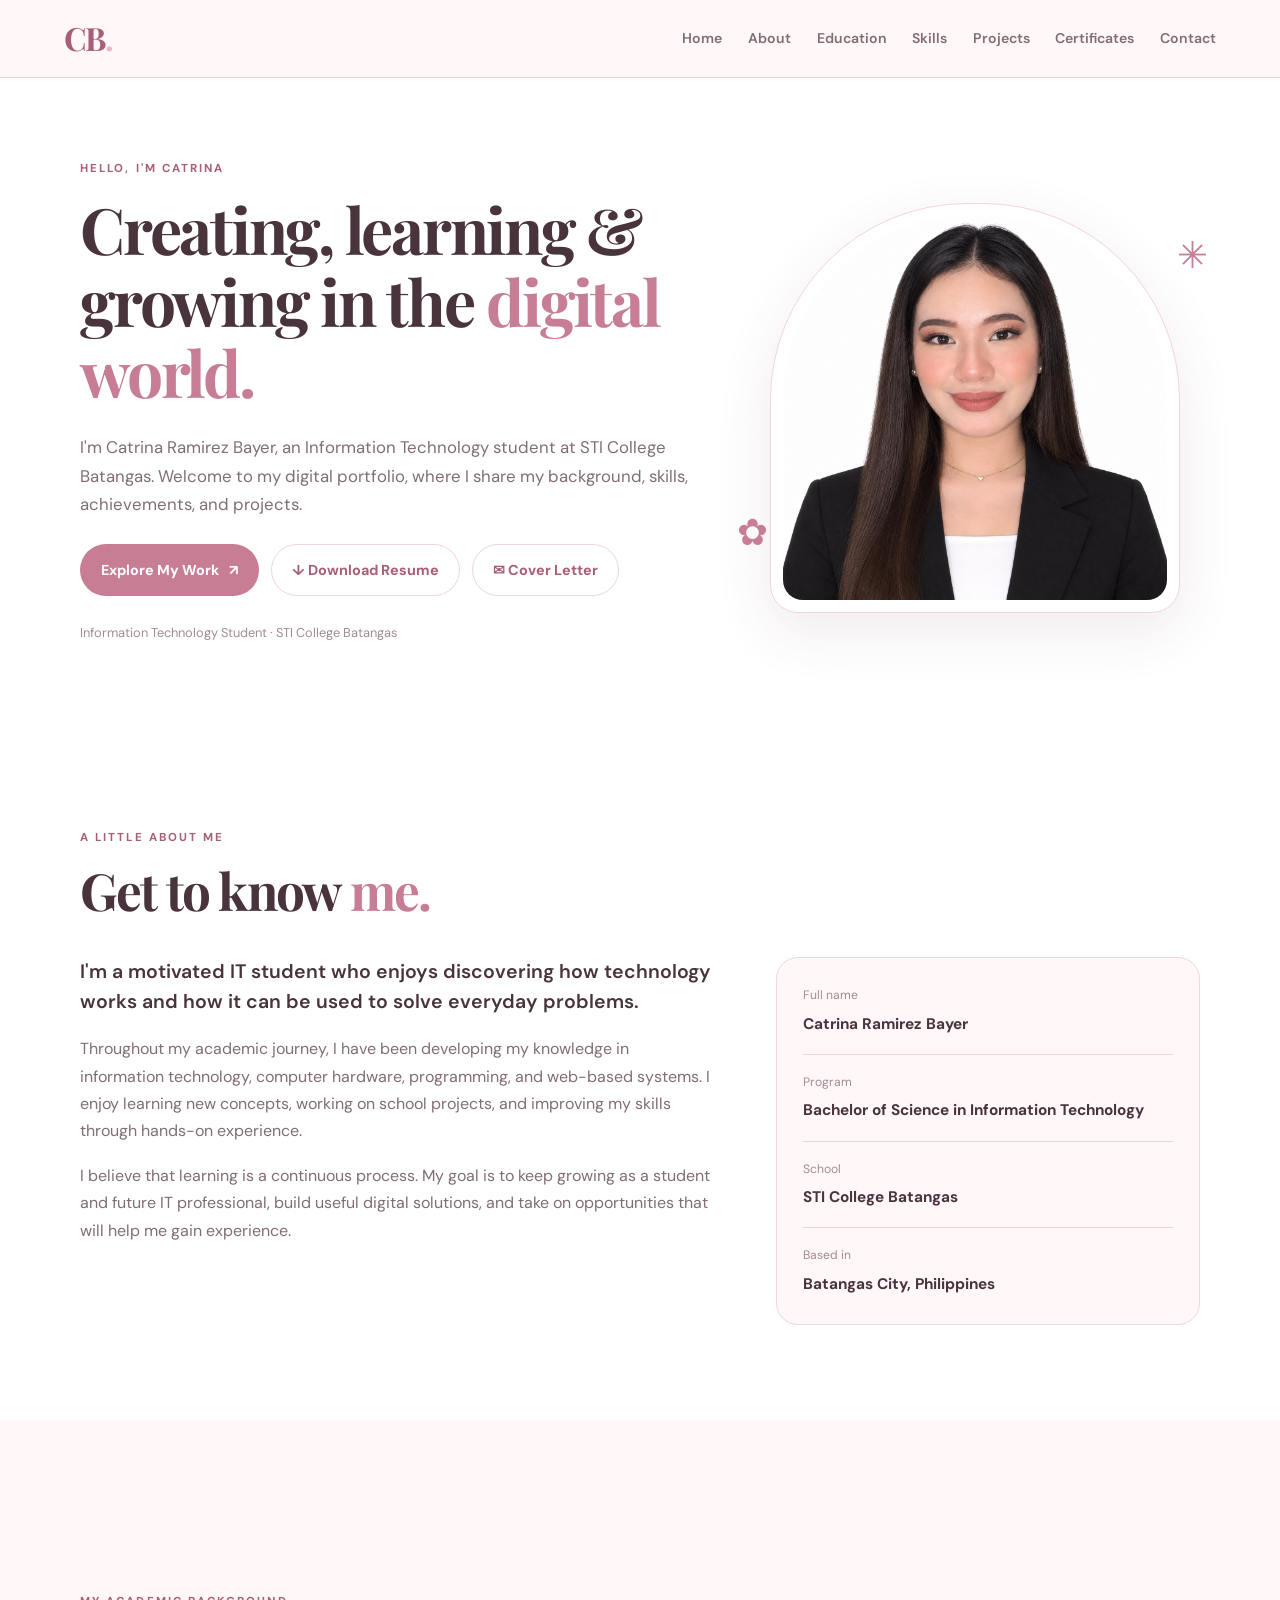
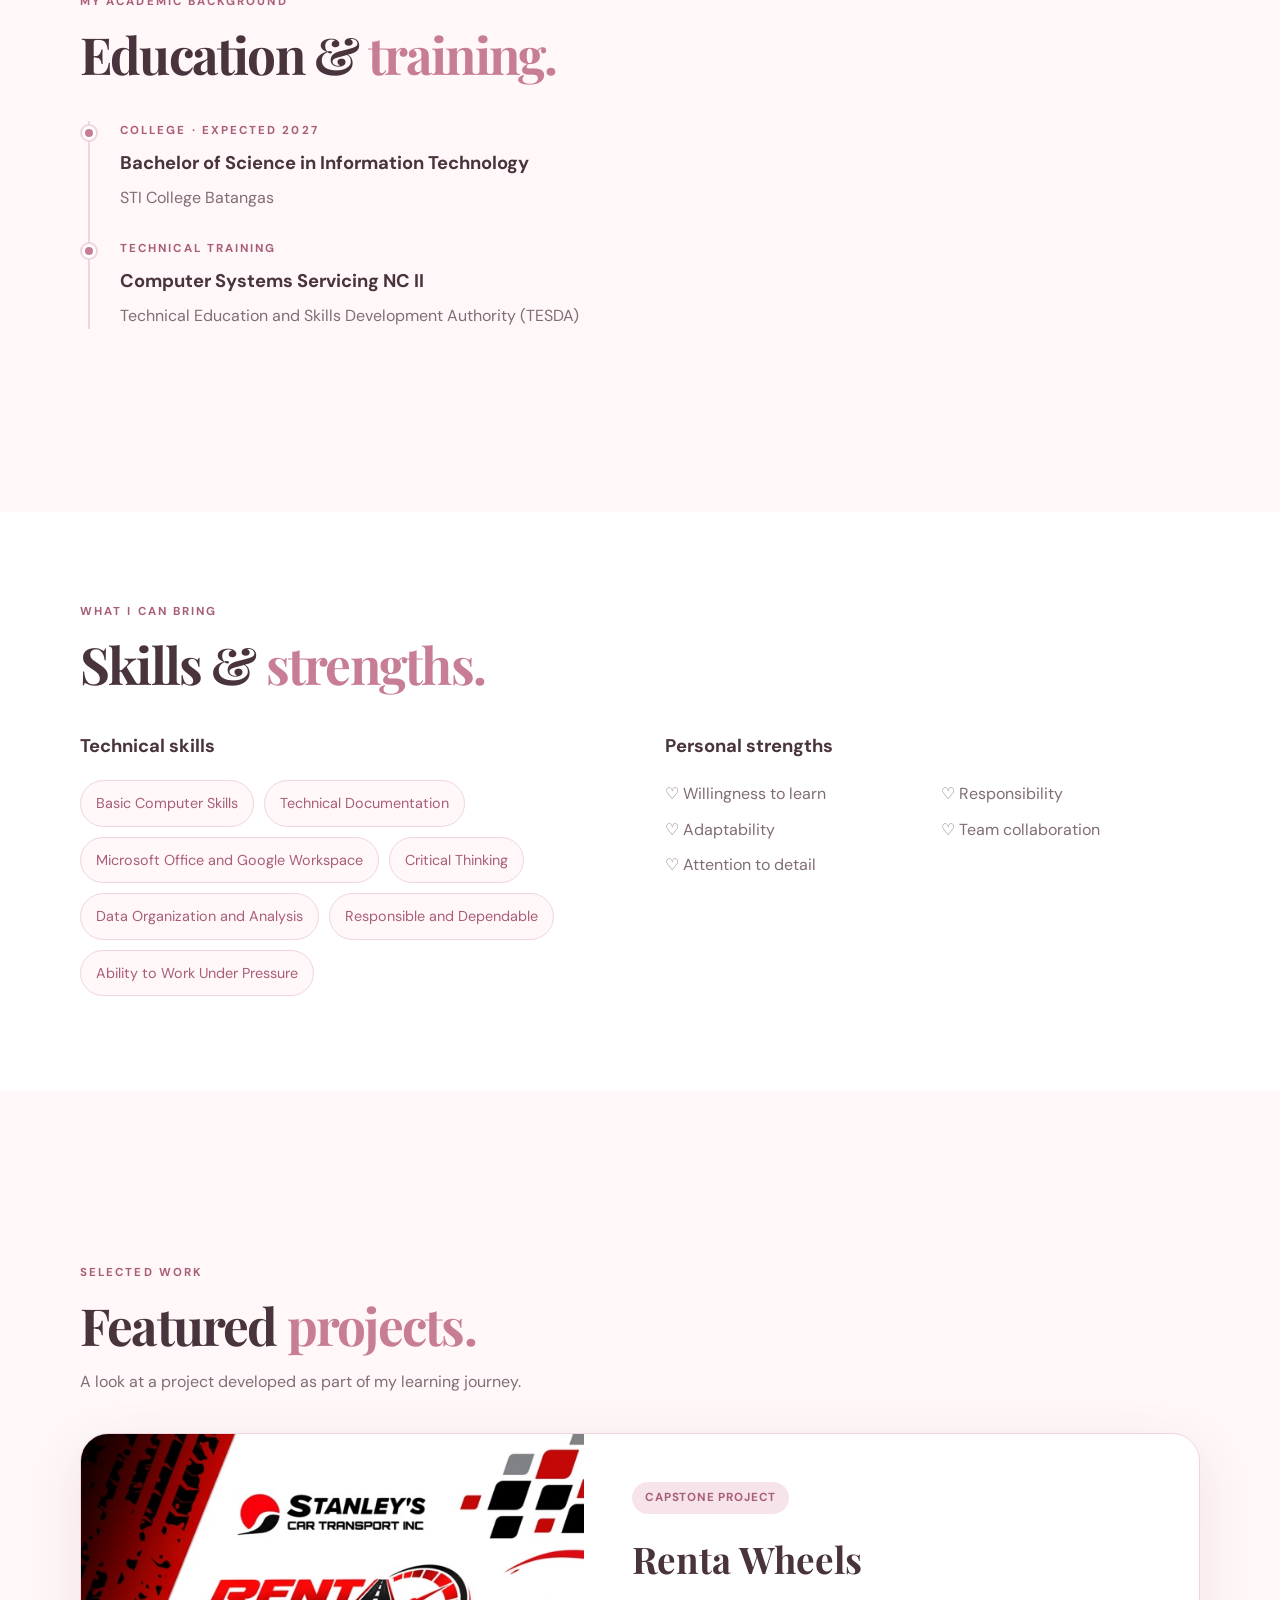
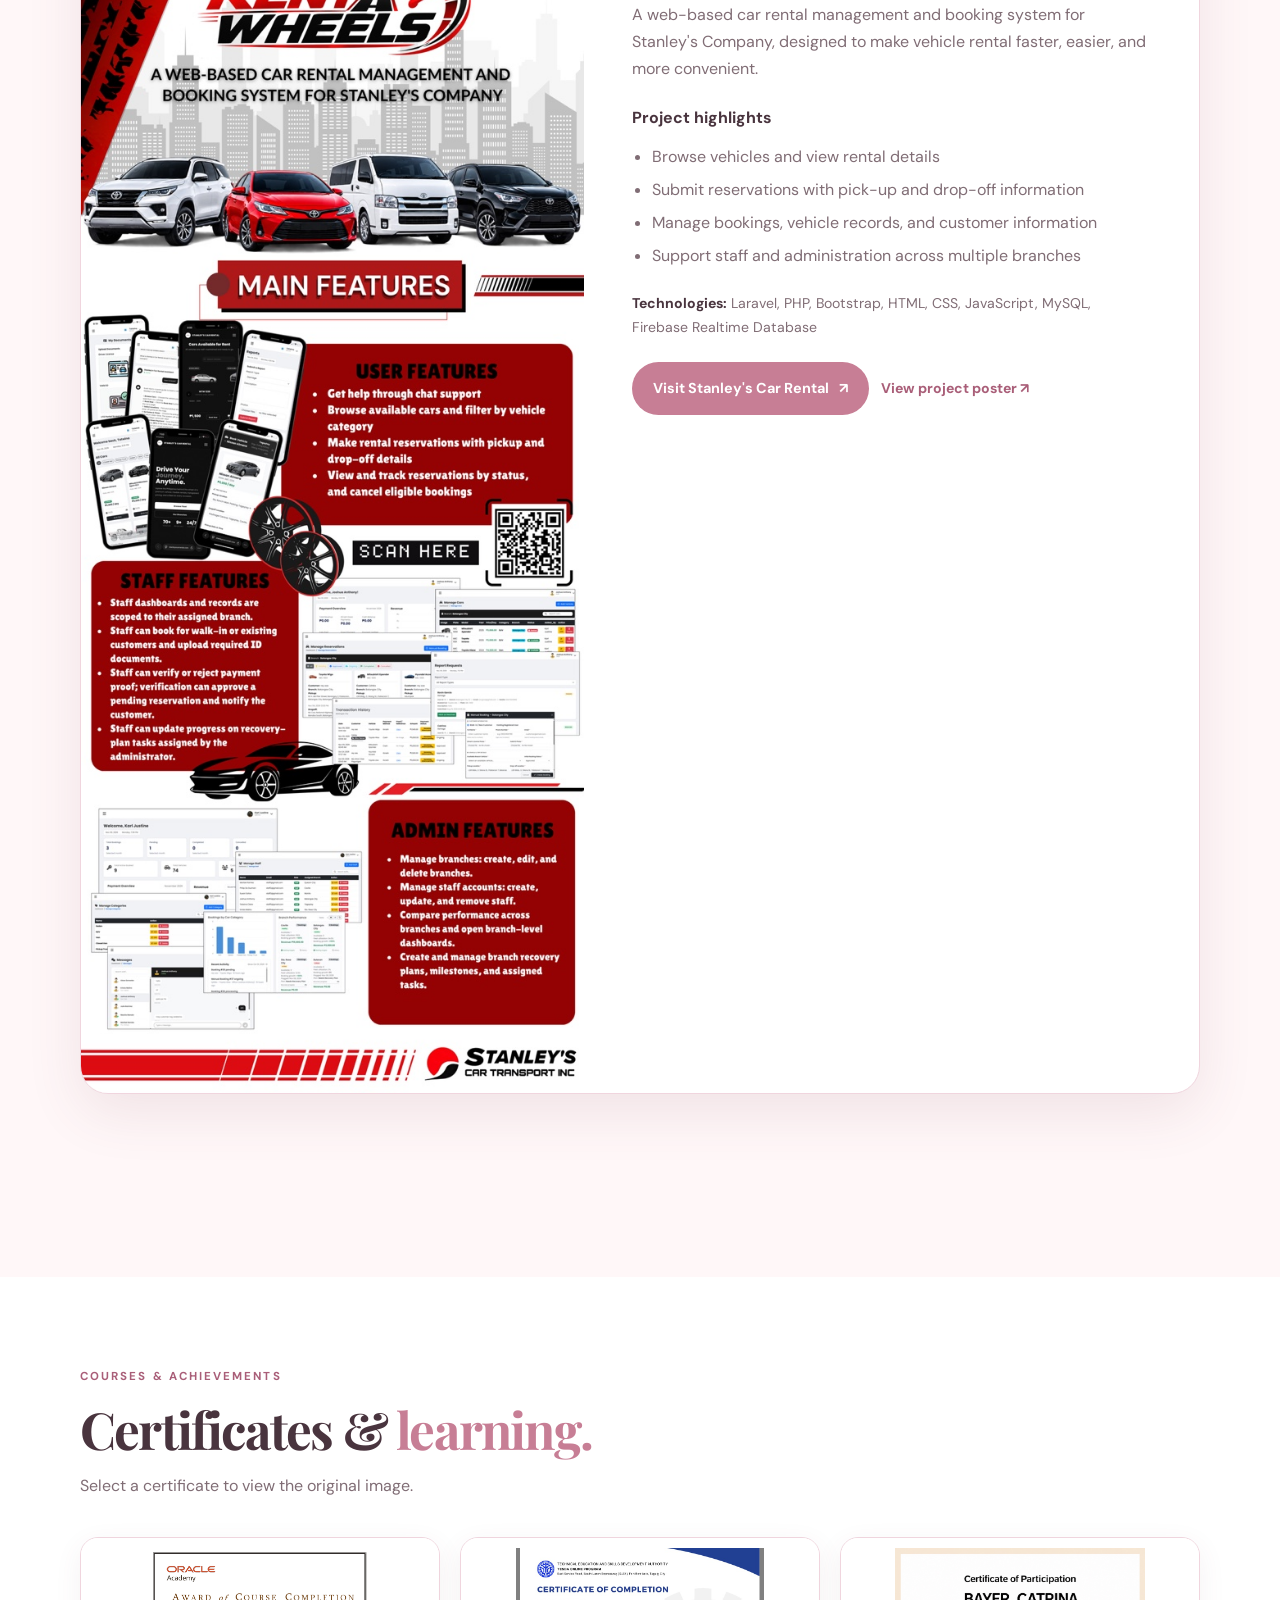
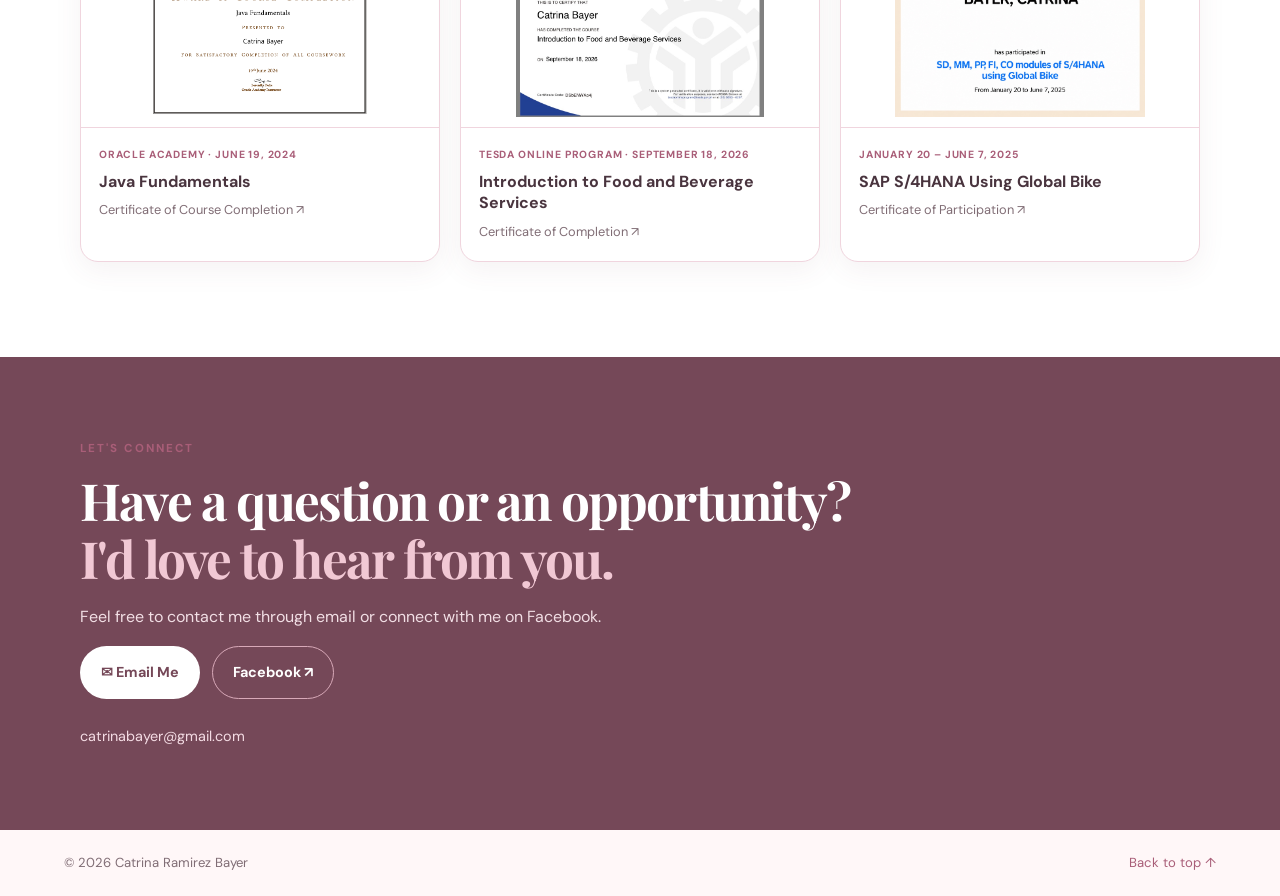
<file: index.html>
<!doctype html>
<html lang="en">
<head>
  <meta charset="utf-8">
  <meta name="viewport" content="width=device-width, initial-scale=1">
  <meta name="description" content="The digital portfolio of Catrina Ramirez Bayer, an Information Technology student at STI College Batangas.">
  <meta name="theme-color" content="#fff7f8">
  <title>Catrina Ramirez Bayer | Digital Portfolio</title>
  <link rel="preconnect" href="https://fonts.googleapis.com">
  <link rel="preconnect" href="https://fonts.gstatic.com" crossorigin>
  <link href="https://fonts.googleapis.com/css2?family=DM+Sans:wght@400;500;600;700&family=Playfair+Display:wght@600;700&display=swap" rel="stylesheet">
  <link rel="stylesheet" href="style.css">
</head>
<body>
  <header class="header">
    <a class="brand" href="#home" aria-label="Catrina Bayer home">CB<span>.</span></a>
    <button class="menu-toggle" type="button" aria-label="Open navigation" aria-expanded="false" aria-controls="nav">☰</button>
    <nav class="nav" id="nav" aria-label="Main navigation">
      <a href="#home">Home</a><a href="#about">About</a><a href="#education">Education</a><a href="#skills">Skills</a><a href="#projects">Projects</a><a href="#certificates">Certificates</a><a href="#contact">Contact</a>
    </nav>
  </header>

  <main>
    <section class="hero section-wrap" id="home">
      <div class="hero-copy">
        <p class="eyebrow">HELLO, I'M CATRINA</p>
        <h1>Creating, learning & growing in the <em>digital world.</em></h1>
        <p class="hero-intro">I'm Catrina Ramirez Bayer, an Information Technology student at STI College Batangas. Welcome to my digital portfolio, where I share my background, skills, achievements, and projects.</p>
        <div class="button-row">
  <a class="button button-primary" href="#projects">Explore My Work <span aria-hidden="true">↗</span></a>
  <a class="button button-outline" href="assets/catrina-resume.pdf" download="Catrina-Ramirez-Bayer-Resume.pdf">↓ Download Resume</a>
  <a class="button button-outline" href="assets/c53e0579-1ee5-4605-8f67-8a4dcab58a28.jpg" target="_blank">✉ Cover Letter</a>
</div>
<p class="hero-note">Information Technology Student · STI College Batangas</p>
      </div>
      <div class="hero-photo-wrap"><div class="photo-frame"><img src="assets/profile.jpg" alt="Professional portrait of Catrina Ramirez Bayer"></div><span class="photo-sparkle sparkle-one">✳</span><span class="photo-sparkle sparkle-two">✿</span></div>
    </section>

    <section class="section-wrap section" id="about">
      <div class="section-heading"><p class="eyebrow">A LITTLE ABOUT ME</p><h2>Get to know <em>me.</em></h2></div>
      <div class="about-layout">
        <div class="about-copy"><p class="lead">I'm a motivated IT student who enjoys discovering how technology works and how it can be used to solve everyday problems.</p><p>Throughout my academic journey, I have been developing my knowledge in information technology, computer hardware, programming, and web-based systems. I enjoy learning new concepts, working on school projects, and improving my skills through hands-on experience.</p><p>I believe that learning is a continuous process. My goal is to keep growing as a student and future IT professional, build useful digital solutions, and take on opportunities that will help me gain experience.</p></div>
        <aside class="about-facts"><div><span>Full name</span><strong>Catrina Ramirez Bayer</strong></div><div><span>Program</span><strong>Bachelor of Science in Information Technology</strong></div><div><span>School</span><strong>STI College Batangas</strong></div><div><span>Based in</span><strong>Batangas City, Philippines</strong></div></aside>
      </div>
    </section>

    <section class="section section-tint" id="education"><div class="section-wrap">
      <div class="section-heading"><p class="eyebrow">MY ACADEMIC BACKGROUND</p><h2>Education & <em>training.</em></h2></div>
      <div class="timeline"><article class="timeline-item"><span class="timeline-dot"></span><p class="meta">COLLEGE · EXPECTED 2027</p><h3>Bachelor of Science in Information Technology</h3><p>STI College Batangas</p></article><article class="timeline-item"><span class="timeline-dot"></span><p class="meta">TECHNICAL TRAINING</p><h3>Computer Systems Servicing NC II</h3><p>Technical Education and Skills Development Authority (TESDA)</p></article></div>
    </div></section>

    <section class="section-wrap section" id="skills">
      <div class="section-heading"><p class="eyebrow">WHAT I CAN BRING</p><h2>Skills & <em>strengths.</em></h2></div>
      <div class="skills-layout"><div><h3>Technical skills</h3><div class="skill-pills"><span>Basic Computer Skills</span><span>Technical Documentation</span><span>Microsoft Office and Google Workspace</span><span>Critical Thinking</span><span>Data Organization and Analysis</span><span>Responsible and Dependable</span><span>Ability to Work Under Pressure</span></div></div><div><h3>Personal strengths</h3><div class="strength-list"><p>♡ Willingness to learn</p><p>♡ Responsibility</p><p>♡ Adaptability</p><p>♡ Team collaboration</p><p>♡ Attention to detail</p></div></div></div>
    </section>

    <section class="section section-tint" id="projects"><div class="section-wrap">
      <div class="section-heading"><p class="eyebrow">SELECTED WORK</p><h2>Featured <em>projects.</em></h2><p class="section-subtitle">A look at a project developed as part of my learning journey.</p></div>
      <article class="project-feature">
        <a class="project-image" href="assets/renta-wheels-poster.jpg" target="_blank" rel="noopener" aria-label="Open the Renta Wheels project poster in a new tab"><img src="assets/renta-wheels-poster.jpg" alt="Renta Wheels capstone project poster showing the car rental platform and its customer, staff, and administrator features"></a>
        <div class="project-content"><span class="project-label">CAPSTONE PROJECT</span><h3>Renta Wheels</h3><p class="project-summary">A web-based car rental management and booking system for Stanley's Company, designed to make vehicle rental faster, easier, and more convenient.</p>
          <h4>Project highlights</h4><ul><li>Browse vehicles and view rental details</li><li>Submit reservations with pick-up and drop-off information</li><li>Manage bookings, vehicle records, and customer information</li><li>Support staff and administration across multiple branches</li></ul>
          <p class="project-tech"><strong>Technologies:</strong> Laravel, PHP, Bootstrap, HTML, CSS, JavaScript, MySQL, Firebase Realtime Database</p>
          <div class="button-row project-actions"><a class="button button-primary" href="https://stanleyscarrental.com" target="_blank" rel="noopener">Visit Stanley's Car Rental <span aria-hidden="true">↗</span></a><a class="text-link" href="assets/renta-wheels-poster.jpg" target="_blank" rel="noopener">View project poster ↗</a></div>
        </div>
      </article>
    </div></section>

    <section class="section-wrap section" id="certificates">
      <div class="section-heading"><p class="eyebrow">COURSES & ACHIEVEMENTS</p><h2>Certificates & <em>learning.</em></h2><p class="section-subtitle">Select a certificate to view the original image.</p></div>
      <div class="certificate-grid">
        <a class="certificate" href="assets/certificate-java.png" target="_blank" rel="noopener"><img src="assets/certificate-java.png" alt="Oracle Academy Java Fundamentals Award of Course Completion"><span class="certificate-info"><small>ORACLE ACADEMY · JUNE 19, 2024</small><strong>Java Fundamentals</strong><span>Certificate of Course Completion ↗</span></span></a>
        <a class="certificate" href="assets/certificate-tesda.png" target="_blank" rel="noopener"><img src="assets/certificate-tesda.png" alt="TESDA certificate for Introduction to Food and Beverage Services"><span class="certificate-info"><small>TESDA ONLINE PROGRAM · SEPTEMBER 18, 2026</small><strong>Introduction to Food and Beverage Services</strong><span>Certificate of Completion ↗</span></span></a>
        <a class="certificate" href="assets/certificate-sap.png" target="_blank" rel="noopener"><img src="assets/certificate-sap.png" alt="Certificate of Participation in SD, MM, PP, FI, CO modules of SAP S/4HANA using Global Bike"><span class="certificate-info"><small>JANUARY 20 – JUNE 7, 2025</small><strong>SAP S/4HANA Using Global Bike</strong><span>Certificate of Participation ↗</span></span></a>
      </div>
    </section>

    <section class="contact-section" id="contact"><div class="section-wrap contact-inner"><p class="eyebrow">LET'S CONNECT</p><h2>Have a question or an opportunity?<br><em>I'd love to hear from you.</em></h2><p>Feel free to contact me through email or connect with me on Facebook.</p><div class="button-row"><a class="button button-light" href="mailto:catrinabayer@gmail.com">✉ Email Me</a><a class="button button-ghost" href="https://www.facebook.com/share/19nnU9nHR6/?mibextid=wwXIfr" target="_blank" rel="noopener">Facebook ↗</a></div><div class="contact-email">catrinabayer@gmail.com</div></div></section>
  </main>
  <footer class="footer"><span>© <span id="year"></span> Catrina Ramirez Bayer</span><a href="#home">Back to top ↑</a></footer>
  <script src="script.js"></script>
</body></html>
</file>
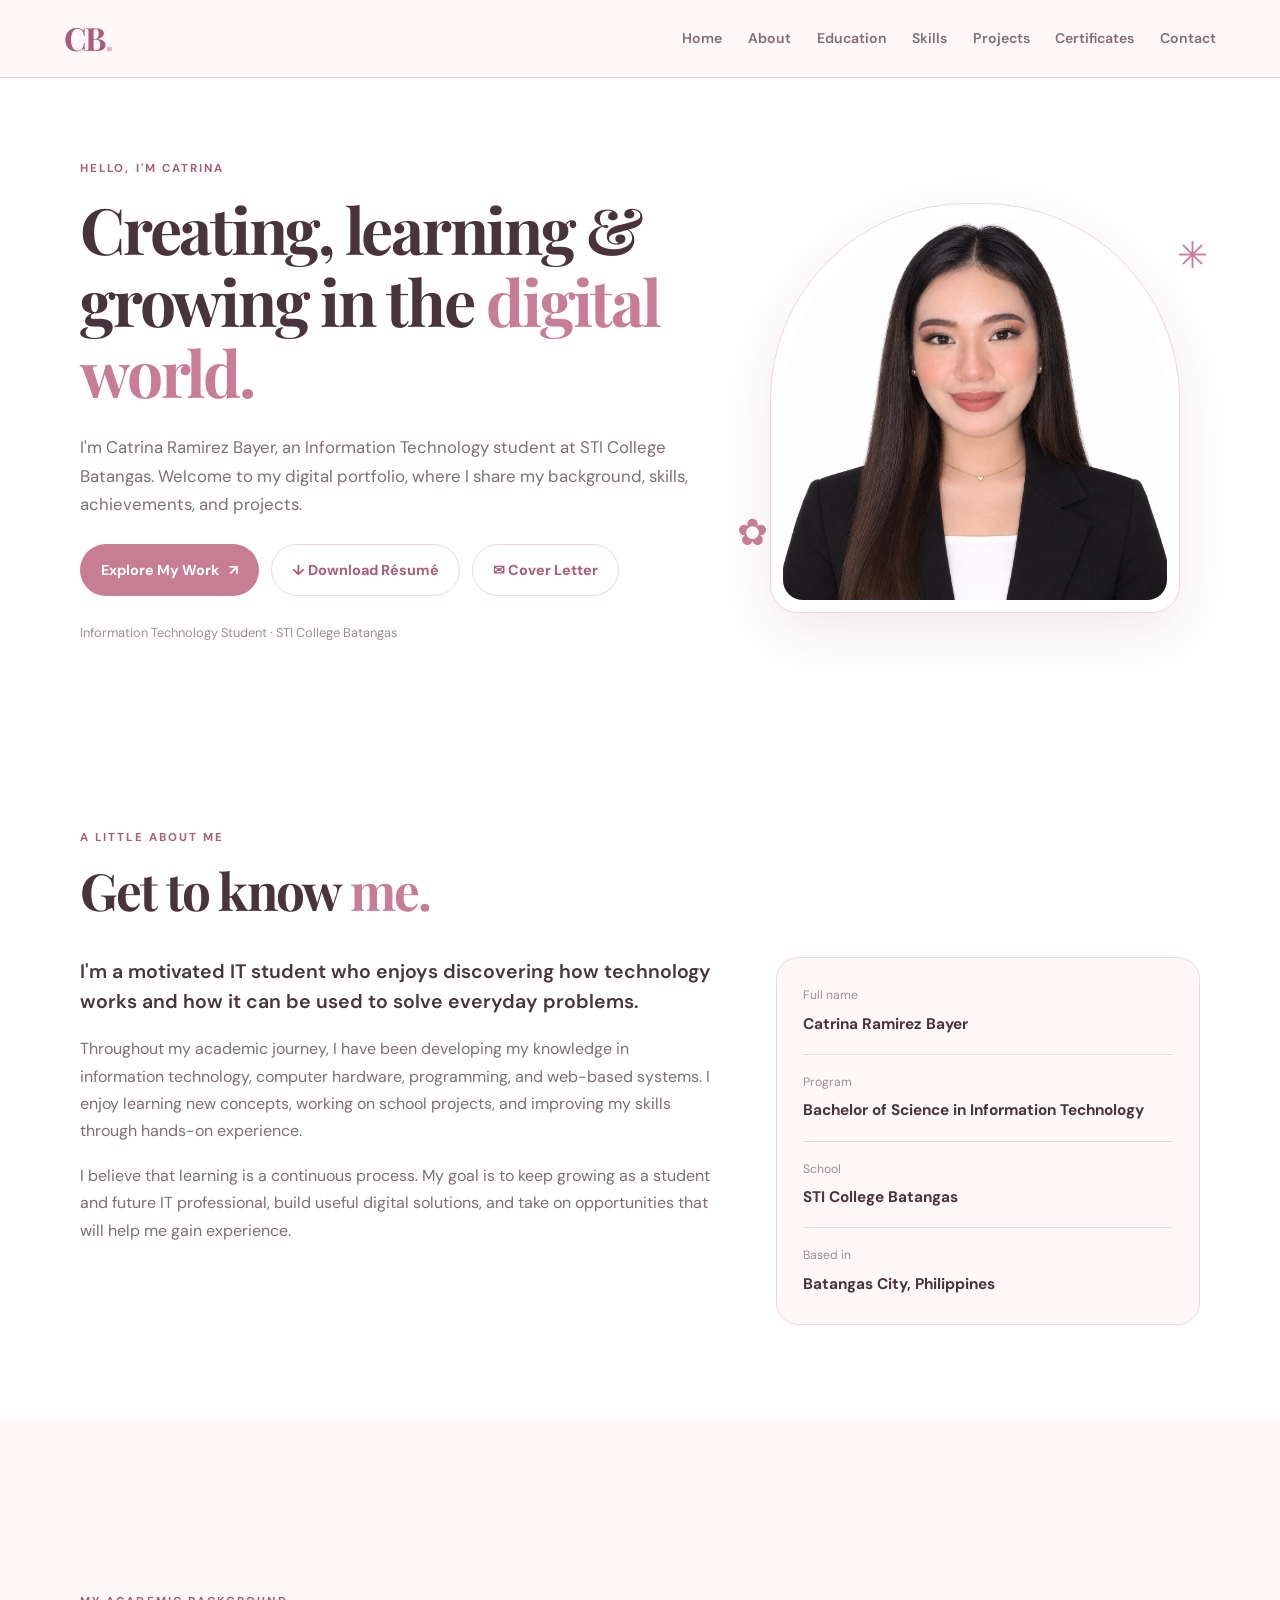
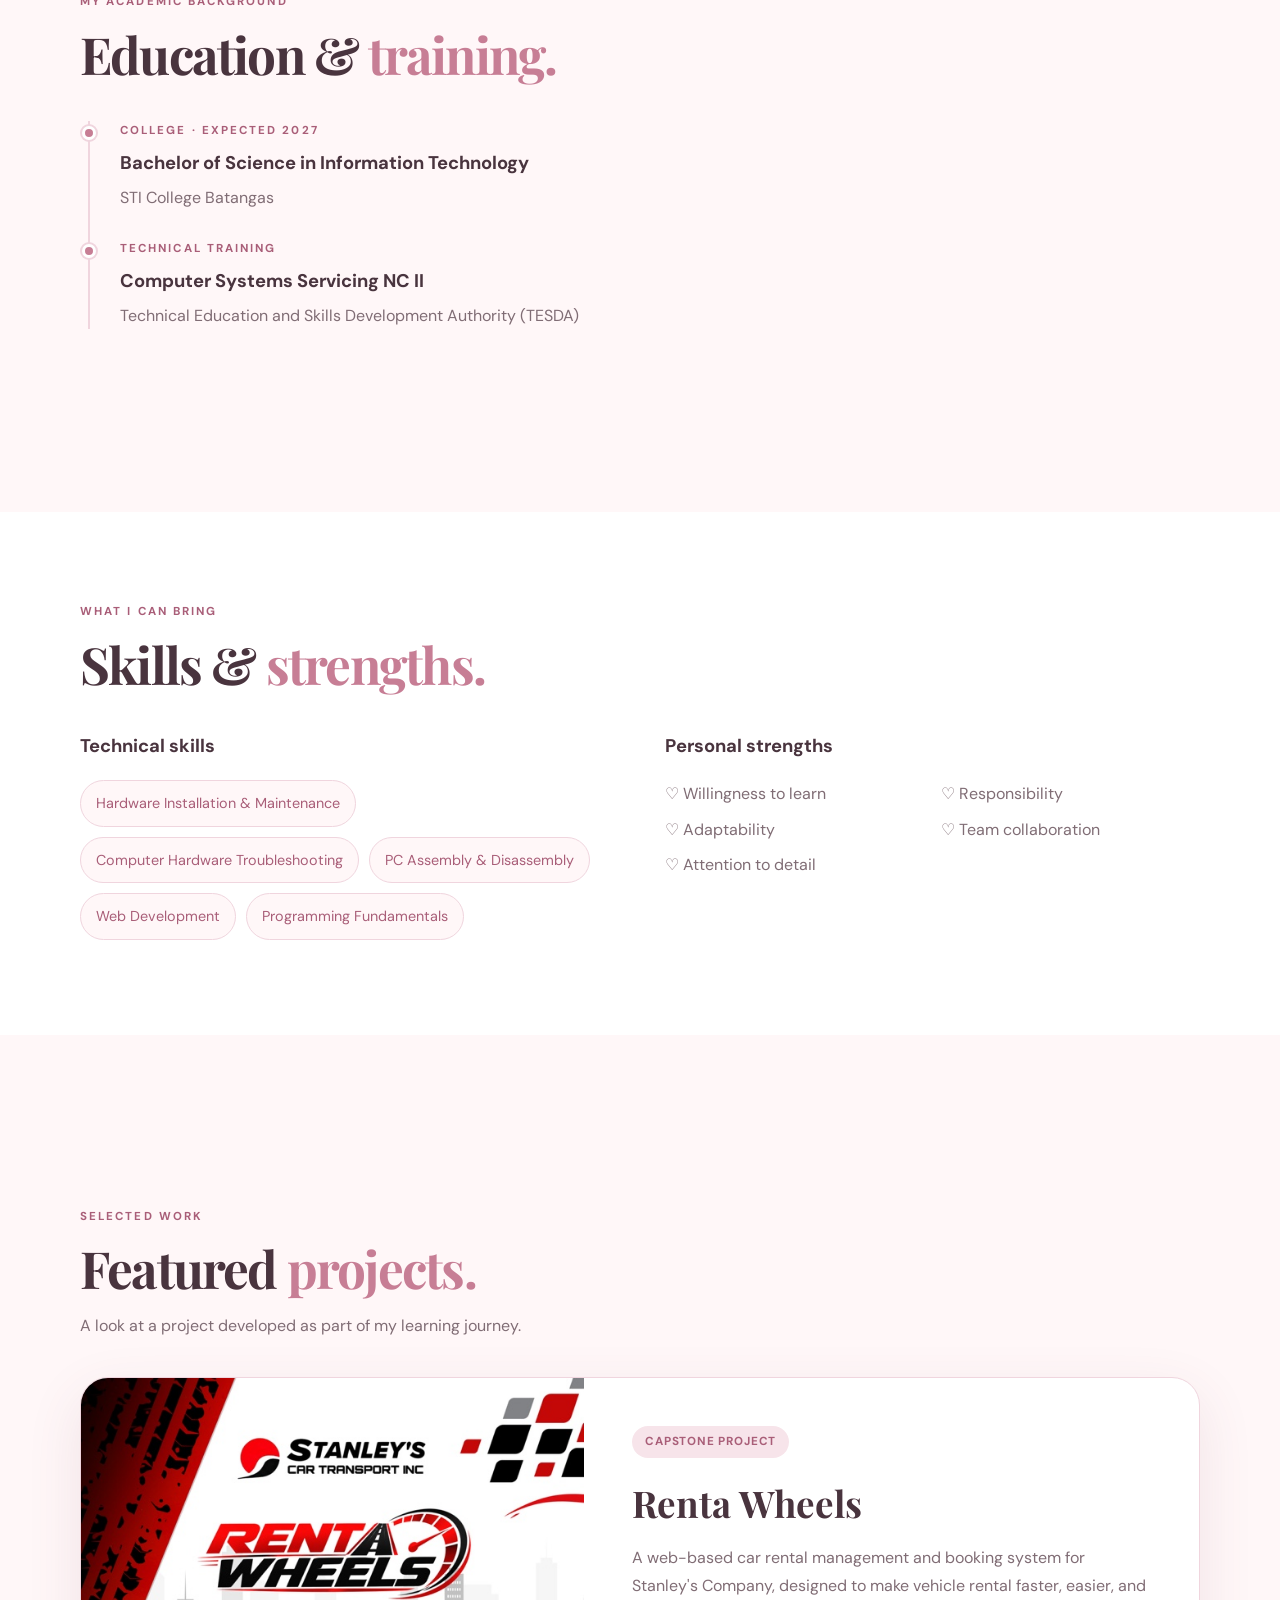
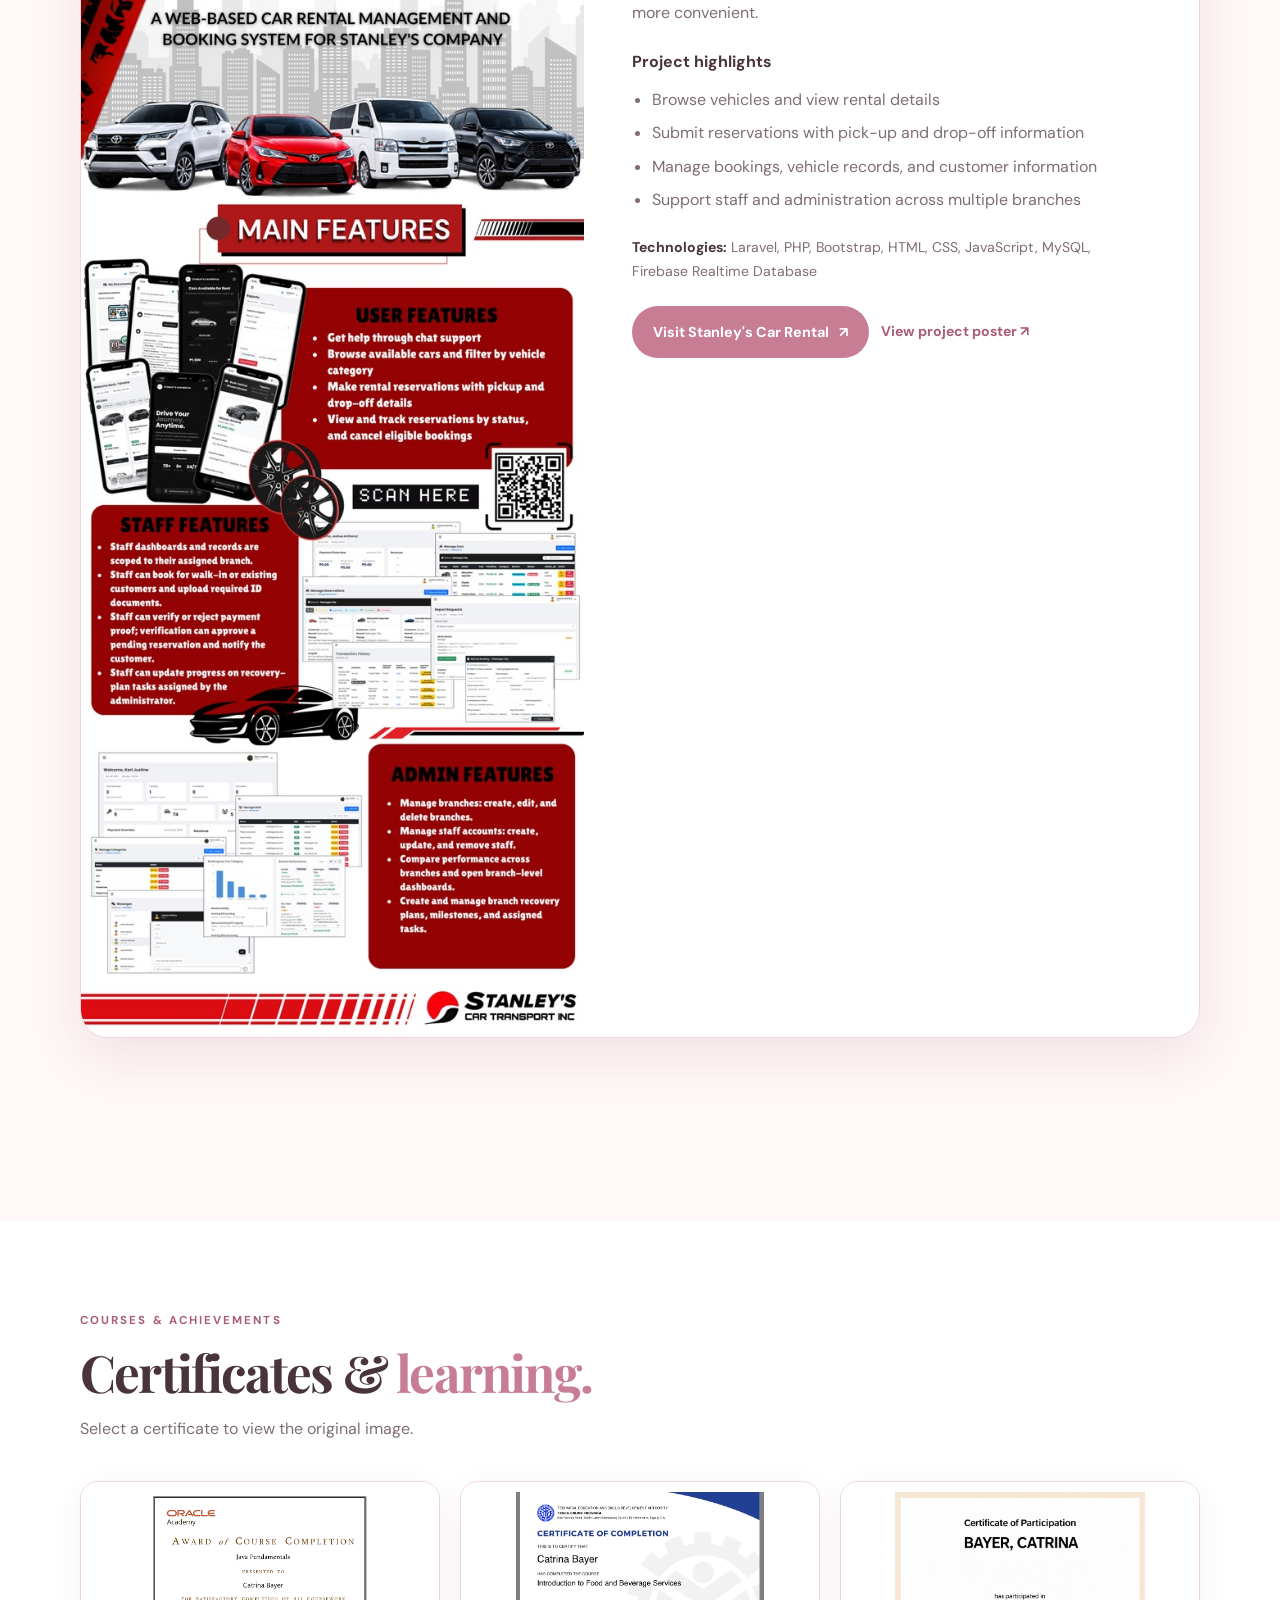
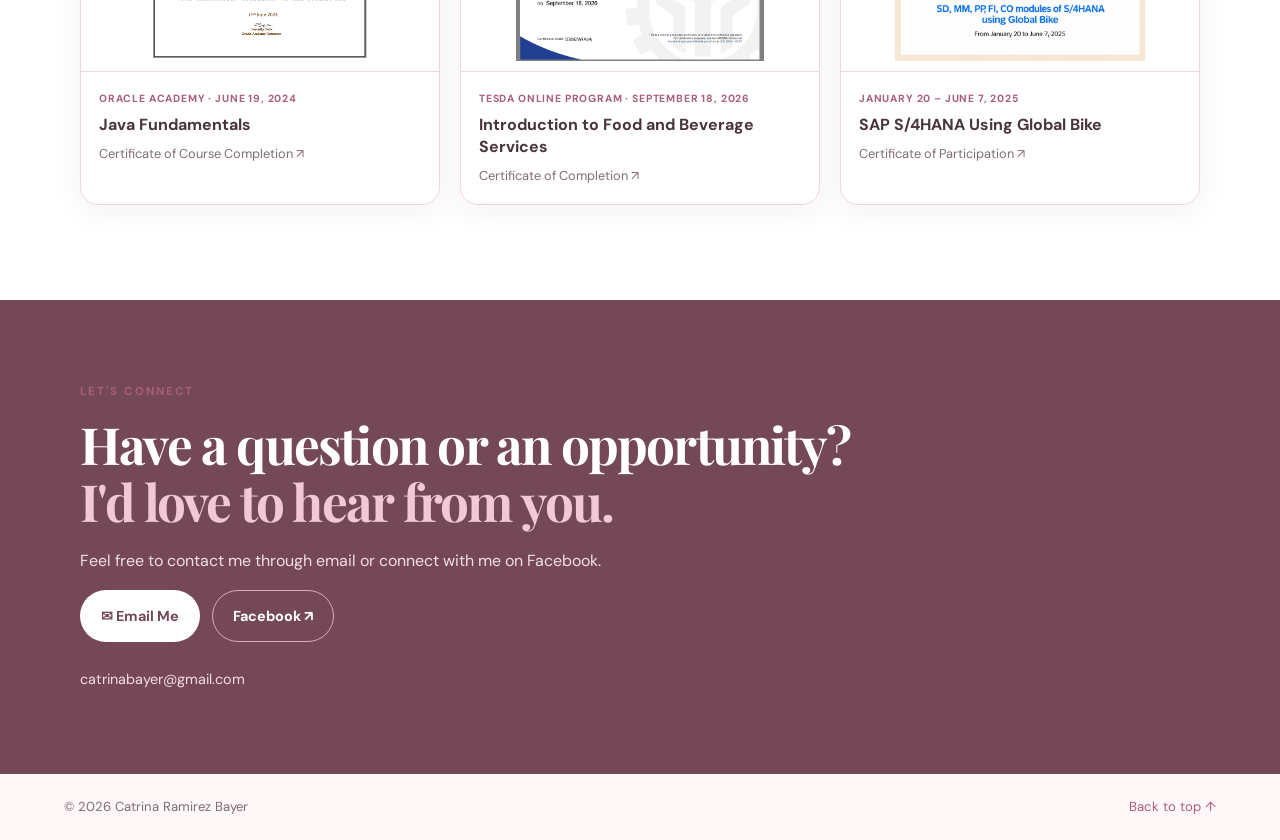
<file: catrina_ramirez_bayer_portfolio/catrina_portfolio/index.html>
<!doctype html>
<html lang="en">
<head>
  <meta charset="utf-8">
  <meta name="viewport" content="width=device-width, initial-scale=1">
  <meta name="description" content="The digital portfolio of Catrina Ramirez Bayer, an Information Technology student at STI College Batangas.">
  <meta name="theme-color" content="#fff7f8">
  <title>Catrina Ramirez Bayer | Digital Portfolio</title>
  <link rel="preconnect" href="https://fonts.googleapis.com">
  <link rel="preconnect" href="https://fonts.gstatic.com" crossorigin>
  <link href="https://fonts.googleapis.com/css2?family=DM+Sans:wght@400;500;600;700&family=Playfair+Display:wght@600;700&display=swap" rel="stylesheet">
  <link rel="stylesheet" href="style.css">
</head>
<body>
  <header class="header">
    <a class="brand" href="#home" aria-label="Catrina Bayer home">CB<span>.</span></a>
    <button class="menu-toggle" type="button" aria-label="Open navigation" aria-expanded="false" aria-controls="nav">☰</button>
    <nav class="nav" id="nav" aria-label="Main navigation">
      <a href="#home">Home</a><a href="#about">About</a><a href="#education">Education</a><a href="#skills">Skills</a><a href="#projects">Projects</a><a href="#certificates">Certificates</a><a href="#contact">Contact</a>
    </nav>
  </header>

  <main>
    <section class="hero section-wrap" id="home">
      <div class="hero-copy">
        <p class="eyebrow">HELLO, I'M CATRINA</p>
        <h1>Creating, learning & growing in the <em>digital world.</em></h1>
        <p class="hero-intro">I'm Catrina Ramirez Bayer, an Information Technology student at STI College Batangas. Welcome to my digital portfolio, where I share my background, skills, achievements, and projects.</p>
        <div class="button-row">
  <a class="button button-primary" href="#projects">Explore My Work <span aria-hidden="true">↗</span></a>
  <a class="button button-outline" href="assets/catrina-resume.pdf" download="Catrina-Ramirez-Bayer-Resume.pdf">↓ Download Résumé</a>
  <a class="button button-outline" href="assets/catrina-cover-letter.pdf" target="_blank">✉ Cover Letter</a>
</div>
        <p class="hero-note">Information Technology Student · STI College Batangas</p>
      </div>
      <div class="hero-photo-wrap"><div class="photo-frame"><img src="assets/profile.jpg" alt="Professional portrait of Catrina Ramirez Bayer"></div><span class="photo-sparkle sparkle-one">✳</span><span class="photo-sparkle sparkle-two">✿</span></div>
    </section>

    <section class="section-wrap section" id="about">
      <div class="section-heading"><p class="eyebrow">A LITTLE ABOUT ME</p><h2>Get to know <em>me.</em></h2></div>
      <div class="about-layout">
        <div class="about-copy"><p class="lead">I'm a motivated IT student who enjoys discovering how technology works and how it can be used to solve everyday problems.</p><p>Throughout my academic journey, I have been developing my knowledge in information technology, computer hardware, programming, and web-based systems. I enjoy learning new concepts, working on school projects, and improving my skills through hands-on experience.</p><p>I believe that learning is a continuous process. My goal is to keep growing as a student and future IT professional, build useful digital solutions, and take on opportunities that will help me gain experience.</p></div>
        <aside class="about-facts"><div><span>Full name</span><strong>Catrina Ramirez Bayer</strong></div><div><span>Program</span><strong>Bachelor of Science in Information Technology</strong></div><div><span>School</span><strong>STI College Batangas</strong></div><div><span>Based in</span><strong>Batangas City, Philippines</strong></div></aside>
      </div>
    </section>

    <section class="section section-tint" id="education"><div class="section-wrap">
      <div class="section-heading"><p class="eyebrow">MY ACADEMIC BACKGROUND</p><h2>Education & <em>training.</em></h2></div>
      <div class="timeline"><article class="timeline-item"><span class="timeline-dot"></span><p class="meta">COLLEGE · EXPECTED 2027</p><h3>Bachelor of Science in Information Technology</h3><p>STI College Batangas</p></article><article class="timeline-item"><span class="timeline-dot"></span><p class="meta">TECHNICAL TRAINING</p><h3>Computer Systems Servicing NC II</h3><p>Technical Education and Skills Development Authority (TESDA)</p></article></div>
    </div></section>

    <section class="section-wrap section" id="skills">
      <div class="section-heading"><p class="eyebrow">WHAT I CAN BRING</p><h2>Skills & <em>strengths.</em></h2></div>
      <div class="skills-layout"><div><h3>Technical skills</h3><div class="skill-pills"><span>Hardware Installation & Maintenance</span><span>Computer Hardware Troubleshooting</span><span>PC Assembly & Disassembly</span><span>Web Development</span><span>Programming Fundamentals</span></div></div><div><h3>Personal strengths</h3><div class="strength-list"><p>♡ Willingness to learn</p><p>♡ Responsibility</p><p>♡ Adaptability</p><p>♡ Team collaboration</p><p>♡ Attention to detail</p></div></div></div>
    </section>

    <section class="section section-tint" id="projects"><div class="section-wrap">
      <div class="section-heading"><p class="eyebrow">SELECTED WORK</p><h2>Featured <em>projects.</em></h2><p class="section-subtitle">A look at a project developed as part of my learning journey.</p></div>
      <article class="project-feature">
        <a class="project-image" href="assets/renta-wheels-poster.jpg" target="_blank" rel="noopener" aria-label="Open the Renta Wheels project poster in a new tab"><img src="assets/renta-wheels-poster.jpg" alt="Renta Wheels capstone project poster showing the car rental platform and its customer, staff, and administrator features"></a>
        <div class="project-content"><span class="project-label">CAPSTONE PROJECT</span><h3>Renta Wheels</h3><p class="project-summary">A web-based car rental management and booking system for Stanley's Company, designed to make vehicle rental faster, easier, and more convenient.</p>
          <h4>Project highlights</h4><ul><li>Browse vehicles and view rental details</li><li>Submit reservations with pick-up and drop-off information</li><li>Manage bookings, vehicle records, and customer information</li><li>Support staff and administration across multiple branches</li></ul>
          <p class="project-tech"><strong>Technologies:</strong> Laravel, PHP, Bootstrap, HTML, CSS, JavaScript, MySQL, Firebase Realtime Database</p>
          <div class="button-row project-actions"><a class="button button-primary" href="https://stanleyscarrental.com" target="_blank" rel="noopener">Visit Stanley's Car Rental <span aria-hidden="true">↗</span></a><a class="text-link" href="assets/renta-wheels-poster.jpg" target="_blank" rel="noopener">View project poster ↗</a></div>
        </div>
      </article>
    </div></section>

    <section class="section-wrap section" id="certificates">
      <div class="section-heading"><p class="eyebrow">COURSES & ACHIEVEMENTS</p><h2>Certificates & <em>learning.</em></h2><p class="section-subtitle">Select a certificate to view the original image.</p></div>
      <div class="certificate-grid">
        <a class="certificate" href="assets/certificate-java.png" target="_blank" rel="noopener"><img src="assets/certificate-java.png" alt="Oracle Academy Java Fundamentals Award of Course Completion"><span class="certificate-info"><small>ORACLE ACADEMY · JUNE 19, 2024</small><strong>Java Fundamentals</strong><span>Certificate of Course Completion ↗</span></span></a>
        <a class="certificate" href="assets/certificate-tesda.png" target="_blank" rel="noopener"><img src="assets/certificate-tesda.png" alt="TESDA certificate for Introduction to Food and Beverage Services"><span class="certificate-info"><small>TESDA ONLINE PROGRAM · SEPTEMBER 18, 2026</small><strong>Introduction to Food and Beverage Services</strong><span>Certificate of Completion ↗</span></span></a>
        <a class="certificate" href="assets/certificate-sap.png" target="_blank" rel="noopener"><img src="assets/certificate-sap.png" alt="Certificate of Participation in SD, MM, PP, FI, CO modules of SAP S/4HANA using Global Bike"><span class="certificate-info"><small>JANUARY 20 – JUNE 7, 2025</small><strong>SAP S/4HANA Using Global Bike</strong><span>Certificate of Participation ↗</span></span></a>
      </div>
    </section>

    <section class="contact-section" id="contact"><div class="section-wrap contact-inner"><p class="eyebrow">LET'S CONNECT</p><h2>Have a question or an opportunity?<br><em>I'd love to hear from you.</em></h2><p>Feel free to contact me through email or connect with me on Facebook.</p><div class="button-row"><a class="button button-light" href="mailto:catrinabayer@gmail.com">✉ Email Me</a><a class="button button-ghost" href="https://www.facebook.com/share/19nnU9nHR6/?mibextid=wwXIfr" target="_blank" rel="noopener">Facebook ↗</a></div><div class="contact-email">catrinabayer@gmail.com</div></div></section>
  </main>
  <footer class="footer"><span>© <span id="year"></span> Catrina Ramirez Bayer</span><a href="#home">Back to top ↑</a></footer>
  <script src="script.js"></script>
</body></html>
</file>
<file: style.css>
:root{--ink:#49343e;--muted:#806d75;--rose:#c77e95;--rose-deep:#a95e78;--blush:#f8e6eb;--pale:#fff7f8;--white:#fff;--line:#f0d5de;--shadow:0 18px 55px rgba(119,66,85,.11)}
*{box-sizing:border-box}html{scroll-behavior:smooth;scroll-padding-top:90px}body{margin:0;background:var(--white);color:var(--ink);font-family:'DM Sans',sans-serif;line-height:1.7}a{color:inherit}.header{height:78px;padding:0 max(5vw,22px);display:flex;align-items:center;justify-content:space-between;background:rgba(255,247,248,.94);backdrop-filter:blur(14px);border-bottom:1px solid var(--line);position:sticky;top:0;z-index:20}.brand{font-family:'Playfair Display',serif;font-size:2rem;text-decoration:none;color:var(--rose-deep);font-weight:700;letter-spacing:-2px}.brand span{color:#e6b7c5}.nav{display:flex;align-items:center;gap:clamp(12px,2vw,28px)}.nav a{text-decoration:none;font-size:.88rem;color:var(--muted);font-weight:600}.nav a:hover,.text-link:hover{color:var(--rose-deep)}.menu-toggle{display:none;border:0;background:none;font-size:1.7rem;color:var(--ink)}.section-wrap{width:min(1120px,90%);margin:auto}.hero{min-height:660px;padding-top:80px;padding-bottom:80px;display:grid;grid-template-columns:1.15fr .85fr;align-items:center;gap:60px}.eyebrow,.meta{font-size:.72rem;letter-spacing:.18em;font-weight:700;color:var(--rose-deep);margin:0 0 14px}.hero h1,.section-heading h2,.contact-inner h2{font-family:'Playfair Display',serif;letter-spacing:-.035em;line-height:1.12;font-size:clamp(2.6rem,5vw,4.6rem);margin:0}.hero h1 em,.section-heading h2 em,.contact-inner h2 em{font-style:normal;color:var(--rose)}.hero-intro{max-width:610px;color:var(--muted);font-size:1.05rem;margin:25px 0}.button-row{display:flex;flex-wrap:wrap;gap:12px;align-items:center}.button{display:inline-flex;align-items:center;justify-content:center;gap:10px;text-decoration:none;padding:13px 20px;border-radius:999px;font-weight:700;font-size:.9rem;transition:.2s ease;border:1px solid transparent}.button:hover{transform:translateY(-2px);box-shadow:var(--shadow)}.button-primary{background:var(--rose);color:white}.button-outline{border-color:var(--line);color:var(--rose-deep);background:white}.hero-note{font-size:.8rem;color:#a18c94;margin-top:26px}.hero-photo-wrap{position:relative;max-width:410px;justify-self:center;width:100%}.photo-frame{padding:12px;background:#fff;border:1px solid var(--line);border-radius:48% 48% 28px 28px;box-shadow:var(--shadow);overflow:hidden}.photo-frame img{width:100%;display:block;border-radius:48% 48% 20px 20px}.photo-sparkle{position:absolute;color:var(--rose);font-size:2.3rem}.sparkle-one{top:5%;right:-7%}.sparkle-two{bottom:12%;left:-8%}.section{padding-top:90px;padding-bottom:95px}.section-tint{background:var(--pale)}.section-tint>.section-wrap{padding-top:82px;padding-bottom:88px}.section-heading{margin-bottom:38px}.section-heading h2{font-size:clamp(2.2rem,4vw,3.35rem)}.section-subtitle{color:var(--muted);margin:14px 0 0}.about-layout{display:grid;grid-template-columns:1.2fr .8fr;gap:60px;align-items:start}.about-copy p{color:var(--muted);margin:0 0 18px}.about-copy .lead{font-size:1.22rem;color:var(--ink);font-weight:600;line-height:1.55}.about-facts{background:var(--pale);border:1px solid var(--line);border-radius:22px;padding:10px 26px}.about-facts div{padding:17px 0;border-bottom:1px solid var(--line)}.about-facts div:last-child{border:0}.about-facts span{display:block;color:#a18c94;font-size:.76rem;margin-bottom:4px}.about-facts strong{font-size:.96rem}.timeline{border-left:2px solid var(--line);margin-left:8px;padding-left:30px;display:grid;gap:28px}.timeline-item{position:relative}.timeline-dot{position:absolute;left:-38px;top:5px;width:14px;height:14px;border-radius:50%;background:var(--rose);border:3px solid white;box-shadow:0 0 0 2px var(--line)}.timeline-item h3,.skills-layout h3{margin:0 0 5px;font-size:1.15rem}.timeline-item p:last-child{margin:0;color:var(--muted)}.timeline-item .meta{margin-bottom:7px}.skills-layout{display:grid;grid-template-columns:1fr 1fr;gap:50px}.skills-layout h3{margin-bottom:18px}.skill-pills{display:flex;flex-wrap:wrap;gap:10px}.skill-pills span{background:var(--pale);border:1px solid var(--line);color:var(--rose-deep);border-radius:999px;padding:10px 15px;font-size:.9rem}.strength-list{display:grid;grid-template-columns:1fr 1fr;gap:8px 16px}.strength-list p{margin:0;color:var(--muted)}.project-feature{background:white;border:1px solid var(--line);border-radius:28px;overflow:hidden;box-shadow:var(--shadow);display:grid;grid-template-columns:.9fr 1.1fr}.project-image{display:block;background:#f5e5e9;min-height:100%;overflow:hidden}.project-image img{width:100%;height:100%;object-fit:cover;object-position:top;display:block;transition:transform .4s}.project-image:hover img{transform:scale(1.025)}.project-content{padding:clamp(25px,4vw,48px)}.project-label{display:inline-block;background:#f7e4ea;color:var(--rose-deep);border-radius:999px;padding:6px 13px;font-size:.73rem;font-weight:700;letter-spacing:.07em}.project-content h3{font-family:'Playfair Display',serif;font-size:2.3rem;margin:14px 0 10px}.project-summary{color:var(--muted);margin:0 0 22px}.project-content h4{margin:0 0 8px}.project-content ul{padding-left:20px;color:var(--muted);margin:0 0 20px}.project-content li{padding:3px 0}.project-tech{font-size:.88rem;color:var(--muted);margin-bottom:22px}.project-tech strong{color:var(--ink)}.project-actions{align-items:center}.text-link{font-size:.88rem;font-weight:700;color:var(--rose-deep);text-decoration:none}.certificate-grid{display:grid;grid-template-columns:repeat(3,1fr);gap:20px}.certificate{border:1px solid var(--line);border-radius:18px;overflow:hidden;background:white;text-decoration:none;box-shadow:0 8px 28px rgba(119,66,85,.07);transition:.2s}.certificate:hover{transform:translateY(-4px);box-shadow:var(--shadow)}.certificate img{width:100%;height:190px;object-fit:contain;background:#fff;padding:10px;display:block;border-bottom:1px solid var(--line)}.certificate-info{display:grid;gap:7px;padding:18px}.certificate-info small{font-size:.65rem;letter-spacing:.08em;color:var(--rose-deep);font-weight:700}.certificate-info strong{line-height:1.35}.certificate-info>span{font-size:.8rem;color:var(--muted)}.contact-section{background:#754858;color:white;padding:82px 0}.contact-inner h2{font-size:clamp(2.1rem,4vw,3.4rem)}.contact-inner h2 em{color:#f1c8d4}.contact-inner>p:not(.eyebrow){color:#f2dfe5;max-width:600px}.button-light{background:white;color:#754858}.button-ghost{border-color:#d8a9b8;color:white}.contact-email{margin-top:25px;color:#f4dce4;font-size:.9rem}.footer{padding:22px 5%;display:flex;justify-content:space-between;gap:15px;background:#fff7f8;color:var(--muted);font-size:.82rem}.footer a{text-decoration:none;color:var(--rose-deep)}
@media(max-width:800px){.header{height:70px}.menu-toggle{display:block}.nav{display:none;position:absolute;top:69px;left:0;right:0;padding:18px 6%;background:#fff7f8;border-bottom:1px solid var(--line);box-shadow:var(--shadow);flex-direction:column;align-items:flex-start}.nav.open{display:flex}.nav a{padding:4px 0}.hero{grid-template-columns:1fr;gap:35px;padding-top:55px;text-align:center}.hero-copy{order:2}.hero-photo-wrap{order:1;width:min(300px,75%)}.hero-intro{margin-left:auto;margin-right:auto}.button-row{justify-content:center}.about-layout,.skills-layout{grid-template-columns:1fr;gap:28px}.project-feature{grid-template-columns:1fr}.project-image{max-height:430px}.project-image img{height:auto;max-height:430px;object-fit:contain}.certificate-grid{grid-template-columns:1fr 1fr}.section{padding-top:65px;padding-bottom:70px}.section-tint>.section-wrap{padding-top:65px;padding-bottom:70px}}
@media(max-width:520px){.hero h1{font-size:2.65rem}.certificate-grid{grid-template-columns:1fr}.certificate img{height:210px}.strength-list{grid-template-columns:1fr}.project-content h3{font-size:2rem}.contact-section{padding:65px 0}.footer{flex-direction:column;text-align:center}.button{font-size:.85rem;padding:12px 16px}}
@media(prefers-reduced-motion:reduce){html{scroll-behavior:auto}*,*::before,*::after{transition:none!important}}
</file>
<file: catrina_ramirez_bayer_portfolio/catrina_portfolio/style.css>
:root{--ink:#49343e;--muted:#806d75;--rose:#c77e95;--rose-deep:#a95e78;--blush:#f8e6eb;--pale:#fff7f8;--white:#fff;--line:#f0d5de;--shadow:0 18px 55px rgba(119,66,85,.11)}
*{box-sizing:border-box}html{scroll-behavior:smooth;scroll-padding-top:90px}body{margin:0;background:var(--white);color:var(--ink);font-family:'DM Sans',sans-serif;line-height:1.7}a{color:inherit}.header{height:78px;padding:0 max(5vw,22px);display:flex;align-items:center;justify-content:space-between;background:rgba(255,247,248,.94);backdrop-filter:blur(14px);border-bottom:1px solid var(--line);position:sticky;top:0;z-index:20}.brand{font-family:'Playfair Display',serif;font-size:2rem;text-decoration:none;color:var(--rose-deep);font-weight:700;letter-spacing:-2px}.brand span{color:#e6b7c5}.nav{display:flex;align-items:center;gap:clamp(12px,2vw,28px)}.nav a{text-decoration:none;font-size:.88rem;color:var(--muted);font-weight:600}.nav a:hover,.text-link:hover{color:var(--rose-deep)}.menu-toggle{display:none;border:0;background:none;font-size:1.7rem;color:var(--ink)}.section-wrap{width:min(1120px,90%);margin:auto}.hero{min-height:660px;padding-top:80px;padding-bottom:80px;display:grid;grid-template-columns:1.15fr .85fr;align-items:center;gap:60px}.eyebrow,.meta{font-size:.72rem;letter-spacing:.18em;font-weight:700;color:var(--rose-deep);margin:0 0 14px}.hero h1,.section-heading h2,.contact-inner h2{font-family:'Playfair Display',serif;letter-spacing:-.035em;line-height:1.12;font-size:clamp(2.6rem,5vw,4.6rem);margin:0}.hero h1 em,.section-heading h2 em,.contact-inner h2 em{font-style:normal;color:var(--rose)}.hero-intro{max-width:610px;color:var(--muted);font-size:1.05rem;margin:25px 0}.button-row{display:flex;flex-wrap:wrap;gap:12px;align-items:center}.button{display:inline-flex;align-items:center;justify-content:center;gap:10px;text-decoration:none;padding:13px 20px;border-radius:999px;font-weight:700;font-size:.9rem;transition:.2s ease;border:1px solid transparent}.button:hover{transform:translateY(-2px);box-shadow:var(--shadow)}.button-primary{background:var(--rose);color:white}.button-outline{border-color:var(--line);color:var(--rose-deep);background:white}.hero-note{font-size:.8rem;color:#a18c94;margin-top:26px}.hero-photo-wrap{position:relative;max-width:410px;justify-self:center;width:100%}.photo-frame{padding:12px;background:#fff;border:1px solid var(--line);border-radius:48% 48% 28px 28px;box-shadow:var(--shadow);overflow:hidden}.photo-frame img{width:100%;display:block;border-radius:48% 48% 20px 20px}.photo-sparkle{position:absolute;color:var(--rose);font-size:2.3rem}.sparkle-one{top:5%;right:-7%}.sparkle-two{bottom:12%;left:-8%}.section{padding-top:90px;padding-bottom:95px}.section-tint{background:var(--pale)}.section-tint>.section-wrap{padding-top:82px;padding-bottom:88px}.section-heading{margin-bottom:38px}.section-heading h2{font-size:clamp(2.2rem,4vw,3.35rem)}.section-subtitle{color:var(--muted);margin:14px 0 0}.about-layout{display:grid;grid-template-columns:1.2fr .8fr;gap:60px;align-items:start}.about-copy p{color:var(--muted);margin:0 0 18px}.about-copy .lead{font-size:1.22rem;color:var(--ink);font-weight:600;line-height:1.55}.about-facts{background:var(--pale);border:1px solid var(--line);border-radius:22px;padding:10px 26px}.about-facts div{padding:17px 0;border-bottom:1px solid var(--line)}.about-facts div:last-child{border:0}.about-facts span{display:block;color:#a18c94;font-size:.76rem;margin-bottom:4px}.about-facts strong{font-size:.96rem}.timeline{border-left:2px solid var(--line);margin-left:8px;padding-left:30px;display:grid;gap:28px}.timeline-item{position:relative}.timeline-dot{position:absolute;left:-38px;top:5px;width:14px;height:14px;border-radius:50%;background:var(--rose);border:3px solid white;box-shadow:0 0 0 2px var(--line)}.timeline-item h3,.skills-layout h3{margin:0 0 5px;font-size:1.15rem}.timeline-item p:last-child{margin:0;color:var(--muted)}.timeline-item .meta{margin-bottom:7px}.skills-layout{display:grid;grid-template-columns:1fr 1fr;gap:50px}.skills-layout h3{margin-bottom:18px}.skill-pills{display:flex;flex-wrap:wrap;gap:10px}.skill-pills span{background:var(--pale);border:1px solid var(--line);color:var(--rose-deep);border-radius:999px;padding:10px 15px;font-size:.9rem}.strength-list{display:grid;grid-template-columns:1fr 1fr;gap:8px 16px}.strength-list p{margin:0;color:var(--muted)}.project-feature{background:white;border:1px solid var(--line);border-radius:28px;overflow:hidden;box-shadow:var(--shadow);display:grid;grid-template-columns:.9fr 1.1fr}.project-image{display:block;background:#f5e5e9;min-height:100%;overflow:hidden}.project-image img{width:100%;height:100%;object-fit:cover;object-position:top;display:block;transition:transform .4s}.project-image:hover img{transform:scale(1.025)}.project-content{padding:clamp(25px,4vw,48px)}.project-label{display:inline-block;background:#f7e4ea;color:var(--rose-deep);border-radius:999px;padding:6px 13px;font-size:.73rem;font-weight:700;letter-spacing:.07em}.project-content h3{font-family:'Playfair Display',serif;font-size:2.3rem;margin:14px 0 10px}.project-summary{color:var(--muted);margin:0 0 22px}.project-content h4{margin:0 0 8px}.project-content ul{padding-left:20px;color:var(--muted);margin:0 0 20px}.project-content li{padding:3px 0}.project-tech{font-size:.88rem;color:var(--muted);margin-bottom:22px}.project-tech strong{color:var(--ink)}.project-actions{align-items:center}.text-link{font-size:.88rem;font-weight:700;color:var(--rose-deep);text-decoration:none}.certificate-grid{display:grid;grid-template-columns:repeat(3,1fr);gap:20px}.certificate{border:1px solid var(--line);border-radius:18px;overflow:hidden;background:white;text-decoration:none;box-shadow:0 8px 28px rgba(119,66,85,.07);transition:.2s}.certificate:hover{transform:translateY(-4px);box-shadow:var(--shadow)}.certificate img{width:100%;height:190px;object-fit:contain;background:#fff;padding:10px;display:block;border-bottom:1px solid var(--line)}.certificate-info{display:grid;gap:7px;padding:18px}.certificate-info small{font-size:.65rem;letter-spacing:.08em;color:var(--rose-deep);font-weight:700}.certificate-info strong{line-height:1.35}.certificate-info>span{font-size:.8rem;color:var(--muted)}.contact-section{background:#754858;color:white;padding:82px 0}.contact-inner h2{font-size:clamp(2.1rem,4vw,3.4rem)}.contact-inner h2 em{color:#f1c8d4}.contact-inner>p:not(.eyebrow){color:#f2dfe5;max-width:600px}.button-light{background:white;color:#754858}.button-ghost{border-color:#d8a9b8;color:white}.contact-email{margin-top:25px;color:#f4dce4;font-size:.9rem}.footer{padding:22px 5%;display:flex;justify-content:space-between;gap:15px;background:#fff7f8;color:var(--muted);font-size:.82rem}.footer a{text-decoration:none;color:var(--rose-deep)}
@media(max-width:800px){.header{height:70px}.menu-toggle{display:block}.nav{display:none;position:absolute;top:69px;left:0;right:0;padding:18px 6%;background:#fff7f8;border-bottom:1px solid var(--line);box-shadow:var(--shadow);flex-direction:column;align-items:flex-start}.nav.open{display:flex}.nav a{padding:4px 0}.hero{grid-template-columns:1fr;gap:35px;padding-top:55px;text-align:center}.hero-copy{order:2}.hero-photo-wrap{order:1;width:min(300px,75%)}.hero-intro{margin-left:auto;margin-right:auto}.button-row{justify-content:center}.about-layout,.skills-layout{grid-template-columns:1fr;gap:28px}.project-feature{grid-template-columns:1fr}.project-image{max-height:430px}.project-image img{height:auto;max-height:430px;object-fit:contain}.certificate-grid{grid-template-columns:1fr 1fr}.section{padding-top:65px;padding-bottom:70px}.section-tint>.section-wrap{padding-top:65px;padding-bottom:70px}}
@media(max-width:520px){.hero h1{font-size:2.65rem}.certificate-grid{grid-template-columns:1fr}.certificate img{height:210px}.strength-list{grid-template-columns:1fr}.project-content h3{font-size:2rem}.contact-section{padding:65px 0}.footer{flex-direction:column;text-align:center}.button{font-size:.85rem;padding:12px 16px}}
@media(prefers-reduced-motion:reduce){html{scroll-behavior:auto}*,*::before,*::after{transition:none!important}}
</file>
